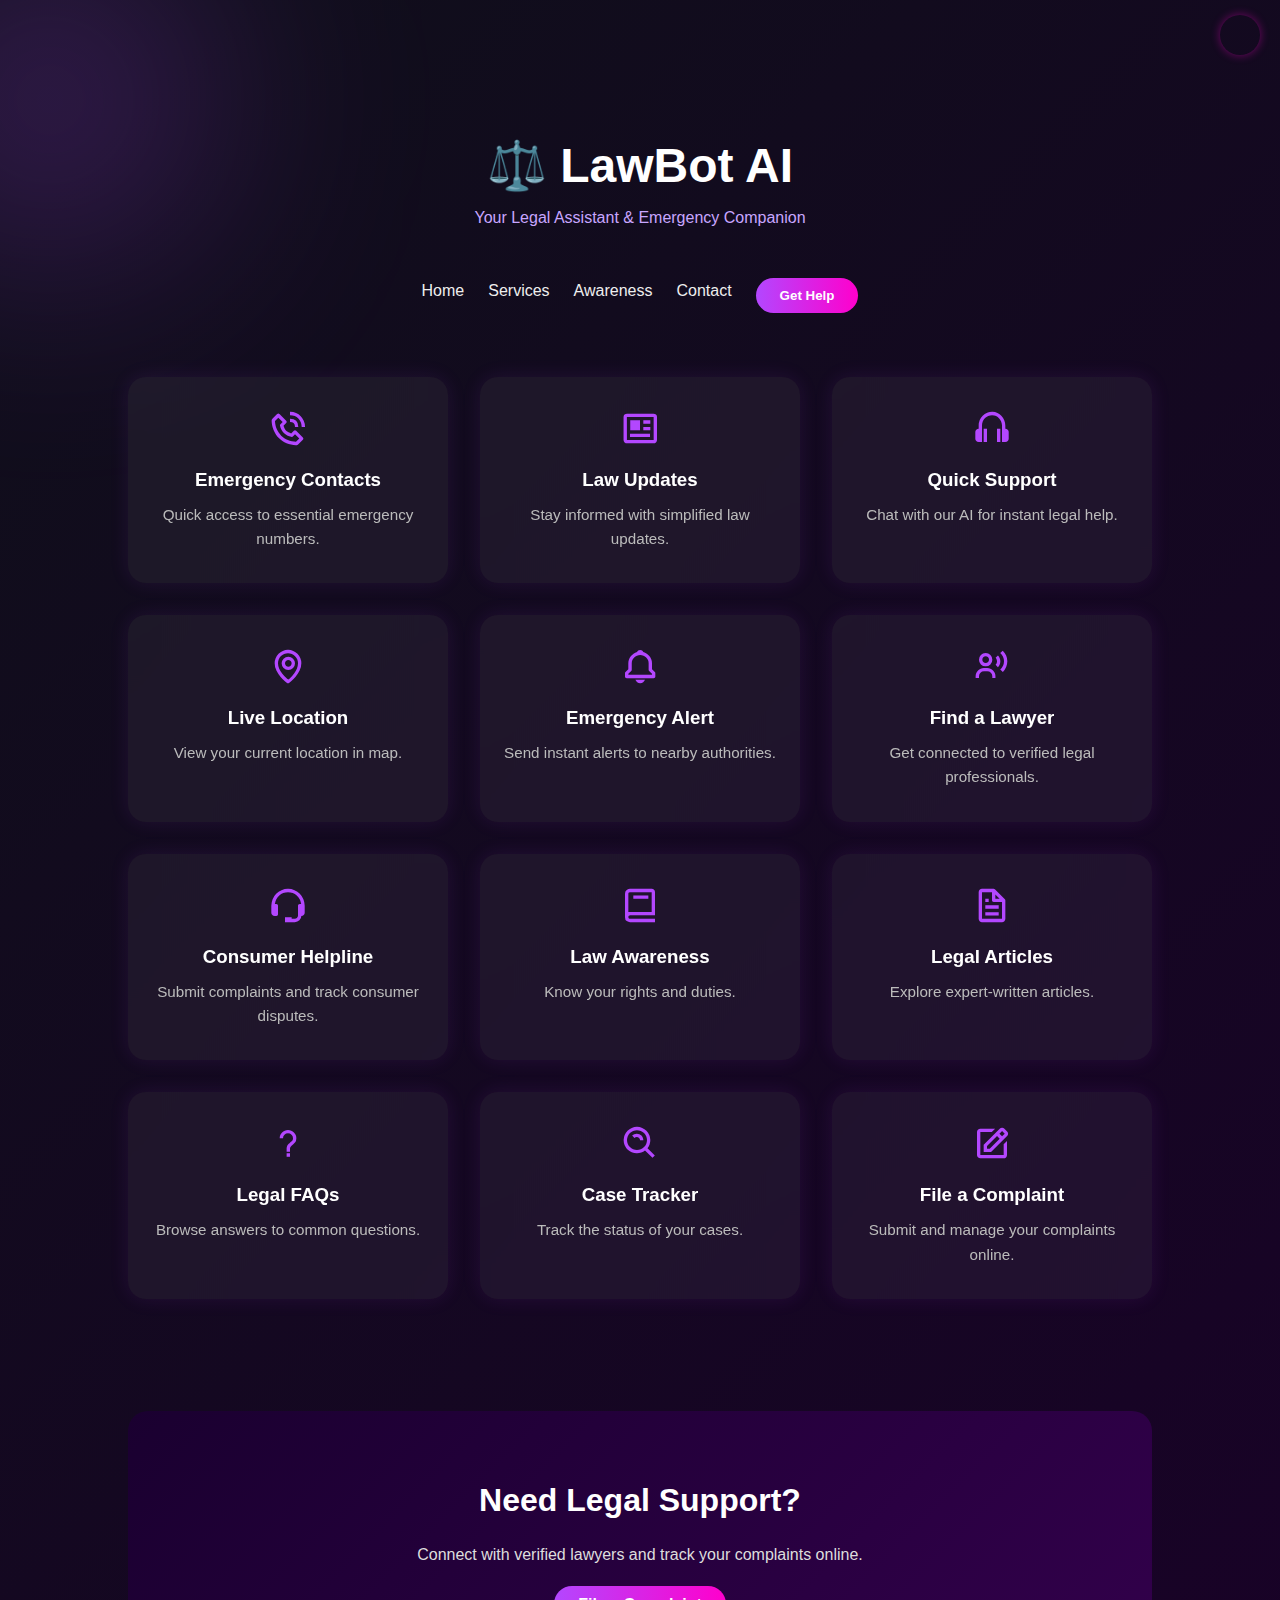
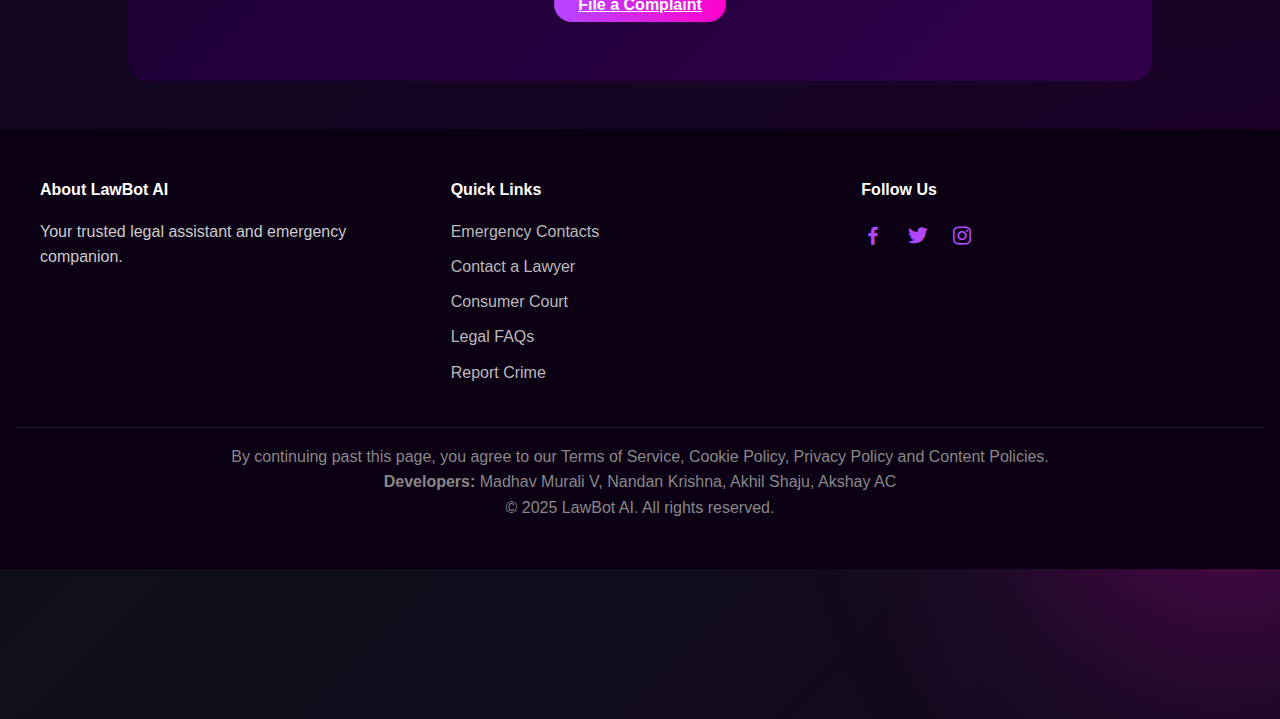
<file: Project main/index.html>
<!DOCTYPE html>
<html lang="en">
<head>
  <meta charset="UTF-8" />
  <meta name="viewport" content="width=device-width, initial-scale=1" />
  <title>LawBot AI</title>
  <link rel="stylesheet" href="styles.css" />
  <link href="https://unpkg.com/boxicons@2.1.4/css/boxicons.min.css" rel="stylesheet">
  <script src="script.js" defer></script>
</head>
<body>

  <!-- ===== HEADER ===== -->
  <header>
    <h1>⚖️ LawBot AI</h1>
    <p>Your Legal Assistant & Emergency Companion</p>
  </header>

  <!-- ===== NAV ===== -->
  <nav>
    <ul>
      <li><a href="#">Home</a></li>
      <li><a href="#">Services</a></li>
      <li><a href="#">Awareness</a></li>
      <li><a href="#">Contact</a></li>
      <li><button class="btn">Get Help</button></li>
    </ul>
  </nav>

  <!-- ===== FEATURE CARDS ===== -->
  <main class="features">
    <a class="feature" href="#" id="emergency-contacts">
      <i class='bx bx-phone-call'></i>
      <h3>Emergency Contacts</h3>
      <p>Quick access to essential emergency numbers.</p>
    </a>

    <div id="contacts-list" class="contacts-list" style="display:none;"></div>

    <a class="feature" href="https://www.livelaw.in/top-stories" target="_blank" rel="noopener">
      <i class='bx bx-news'></i><h3>Law Updates</h3><p>Stay informed with simplified law updates.</p>
    </a>

    <a class="feature" href="chat.html" id="quick-support">
      <i class='bx bx-headphone'></i><h3>Quick Support</h3><p>Chat with our AI for instant legal help.</p>
    </a>

    <a class="feature" href="https://www.google.com/maps" target="_blank" rel="noopener">
      <i class='bx bx-map'></i><h3>Live Location</h3><p>View your current location in map.</p>
    </a>

    <a class="feature" href="#" id="emergency-alert">
      <i class='bx bx-bell'></i><h3>Emergency Alert</h3><p>Send instant alerts to nearby authorities.</p>
    </a>

    <a class="feature" href="https://www.google.com/maps/search/lawyers+near+me/" target="_blank" rel="noopener">
      <i class='bx bx-user-voice'></i><h3>Find a Lawyer</h3><p>Get connected to verified legal professionals.</p>
    </a>

    <a class="feature" href="https://consumerhelpline.gov.in/public/" target="_blank" rel="noopener">
      <i class='bx bx-support'></i><h3>Consumer Helpline</h3><p>Submit complaints and track consumer disputes.</p>
    </a>

    <a class="feature" href="https://lawmin.gov.in/" target="_blank" rel="noopener">
      <i class='bx bx-book'></i><h3>Law Awareness</h3><p>Know your rights and duties.</p>
    </a>

    <a class="feature" href="https://blog.ipleaders.in/" target="_blank" rel="noopener">
      <i class='bx bx-file'></i><h3>Legal Articles</h3><p>Explore expert-written articles.</p>
    </a>

    <a class="feature" href="https://www.leadindia.law/free-legal-advice" target="_blank" rel="noopener">
      <i class='bx bx-question-mark'></i><h3>Legal FAQs</h3><p>Browse answers to common questions.</p>
    </a>

    <a class="feature" href="#" id="case-tracker">
      <i class='bx bx-search-alt'></i><h3>Case Tracker</h3><p>Track the status of your cases.</p>
    </a>

    <a class="feature" href="javascript:void(0)" id="file-complaint">
      <i class='bx bx-edit'></i>
      <h3>File a Complaint</h3>
      <p>Submit and manage your complaints online.</p>
    </a>
  </main>

  <!-- ===== CTA ===== -->
  <section class="cta">
    <h2>Need Legal Support?</h2>
    <p>Connect with verified lawyers and track your complaints online.</p>
    <a class="btn" href="https://consumerhelpline.gov.in/public/" target="_blank" rel="noopener">File a Complaint</a>
  </section>

  <!-- ===== FOOTER ===== -->
  <footer>
    <div class="footer-container">
      <div class="footer-column">
        <h4>About LawBot AI</h4>
        <p>Your trusted legal assistant and emergency companion.</p>
      </div>
      <div class="footer-column">
        <h4>Quick Links</h4>
        <ul>
          <li><a href="#contacts">Emergency Contacts</a></li>
          <li><a href="https://www.google.com/maps/search/lawyers+near+me/" target="_blank" rel="noopener">Contact a Lawyer</a></li>
          <li><a href="https://consumerhelpline.gov.in/public/" target="_blank" rel="noopener">Consumer Court</a></li>
          <li><a href="#">Legal FAQs</a></li>
          <li><a href="#">Report Crime</a></li>
        </ul>
      </div>
      <div class="footer-column social-column">
        <h4>Follow Us</h4>
        <div class="social-icons">
          <a href="#"><i class='bx bxl-facebook'></i></a>
          <a href="#"><i class='bx bxl-twitter'></i></a>
          <a href="#"><i class='bx bxl-instagram'></i></a>
        </div>
      </div>
    </div>
    <div class="footer-bottom">
      <p>By continuing past this page, you agree to our Terms of Service, Cookie Policy, Privacy Policy and Content Policies.</p>
      <p><strong>Developers:</strong> Madhav Murali V, Nandan Krishna, Akhil Shaju, Akshay AC</p>
      <p>© 2025 LawBot AI. All rights reserved.</p>
    </div>
  </footer>

  <!-- ===== FILE A COMPLAINT MODAL ===== -->
  <div id="complaintModal" class="modal" aria-hidden="true">
    <div class="modal-content" role="dialog" aria-modal="true" aria-labelledby="modal-title">
      <button class="modal-close" id="close-complaint" aria-label="Close modal">&times;</button>
      <h2 id="modal-title">Choose a Portal / State</h2>
      <ul id="state-list" class="state-list"></ul>
    </div>
  </div>

  <!-- Floating Sign Out Button -->
  <!-- Profile Avatar + Dropdown -->
<button id="profile-btn"></button>
<div id="profile-menu">
  <ul>
    <li id="signout-option">Sign Out</li>
  </ul>
</div>


</body>
</html>
</file>
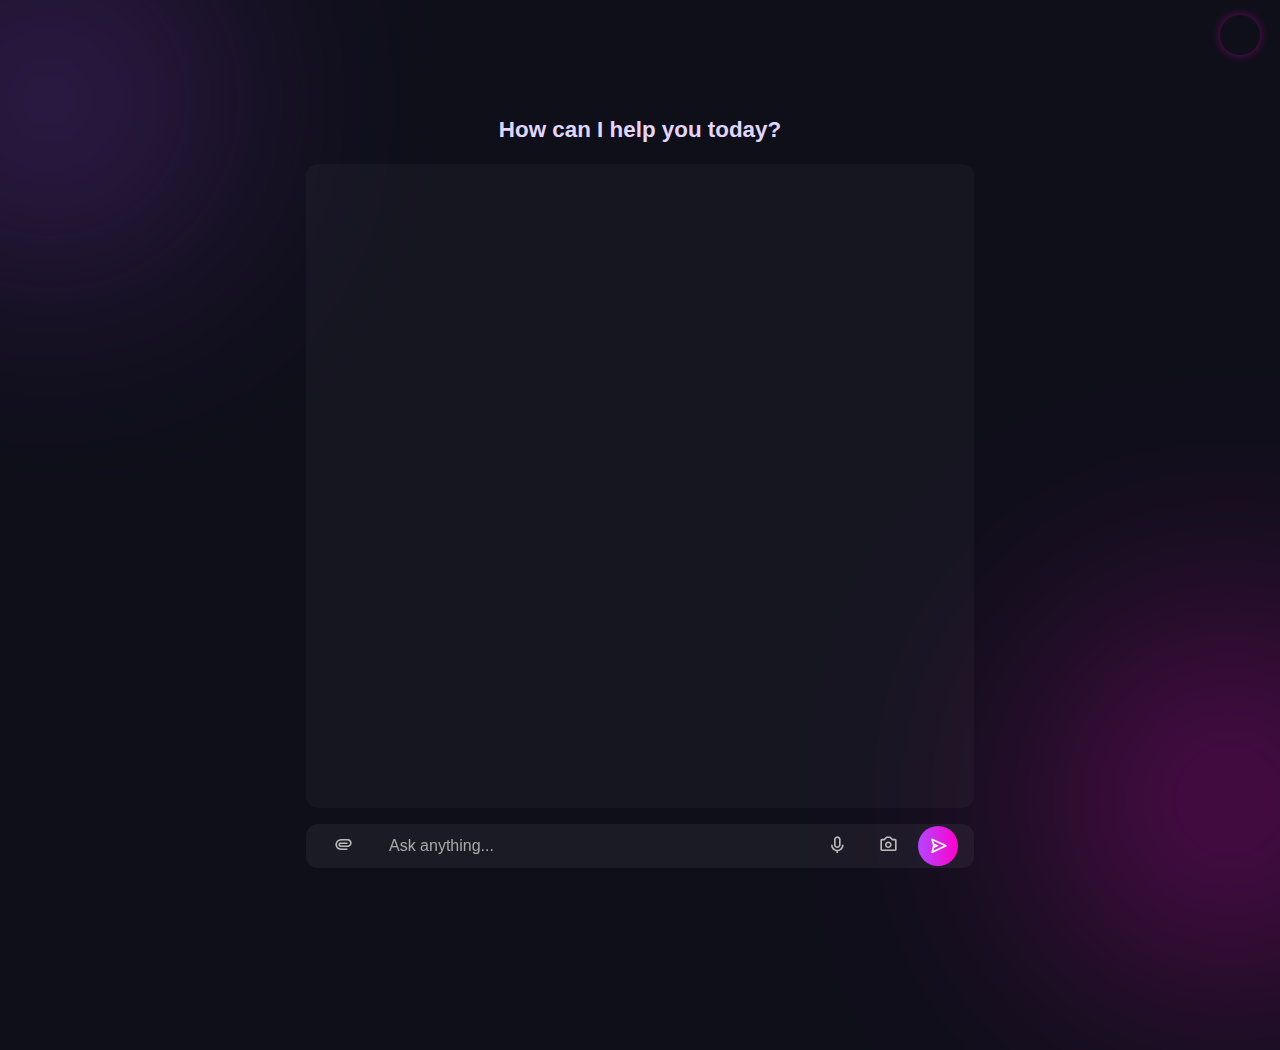
<file: Project main/chat.html>
<!DOCTYPE html>
<html lang="en">
<head>
  <meta charset="UTF-8" />
  <meta name="viewport" content="width=device-width, initial-scale=1" />
  <title>LawBot AI – Chat</title>
  <link rel="stylesheet" href="styles.css" />
  <link rel="stylesheet" href="chat.css" />
  <link href="https://unpkg.com/boxicons@2.1.4/css/boxicons.min.css" rel="stylesheet">
  <script src="script.js" defer></script>
</head>
<body>

  <!-- Profile Avatar + Dropdown -->
  <button id="profile-btn"></button>
  <div id="profile-menu">
    <ul>
      <li id="signout-option">Sign Out</li>
    </ul>
  </div>

  <!-- ===== MAIN CHAT SCREEN ===== -->
  <div class="chat-screen">
    <h2>How can I help you today?</h2>

    <!-- Chat Messages -->
    <div id="chat-box"></div>

    <!-- Input Bar -->
    <!-- Input Bar -->
<form id="prompt-form" autocomplete="off" class="center-input">
  <!-- Attach File -->
  <button type="button" class="icon-button" title="Attach file">
    <i class='bx bx-paperclip'></i>
  </button>

  <!-- Text Input -->
  <input type="text" id="prompt-input" placeholder="Ask anything..." required />

  <!-- Mic -->
  <button type="button" class="icon-button" title="Record voice">
    <i class='bx bx-microphone'></i>
  </button>

  <!-- Camera -->
  <button type="button" class="icon-button" title="Open camera">
    <i class='bx bx-camera'></i>
  </button>

  <!-- Send -->
  <button type="submit" id="send-button"><i class='bx bx-send'></i></button>
</form>


  <!-- Chat Logic -->
  <script>
    document.addEventListener("DOMContentLoaded", () => {
      const form = document.getElementById("prompt-form");
      const input = document.getElementById("prompt-input");
      const chatBox = document.getElementById("chat-box");

      function appendMessage(sender, text) {
        const msg = document.createElement("div");
        msg.className = sender === "user" ? "user-msg" : "bot-msg";
        msg.innerText = text;
        chatBox.appendChild(msg);
        chatBox.scrollTop = chatBox.scrollHeight; // auto scroll
      }

      form.addEventListener("submit", async (e) => {
        e.preventDefault();
        const userMsg = input.value.trim();
        if (!userMsg) return;

        // Show user message
        appendMessage("user", userMsg);
        input.value = "";

        try {
          const res = await fetch("http://127.0.0.1:5000/chat", {
            method: "POST",
            headers: { "Content-Type": "application/json" },
            body: JSON.stringify({ message: userMsg }),
          });

          const data = await res.json();
          if (data.reply) {
            appendMessage("bot", data.reply);
          } else {
            appendMessage("bot", "⚠️ Error: " + (data.error || "No reply"));
          }
        } catch (err) {
          appendMessage("bot", "⚠️ Failed to reach server.");
          console.error(err);
        }
      });
    });
  </script>

</body>
</html>
</file>
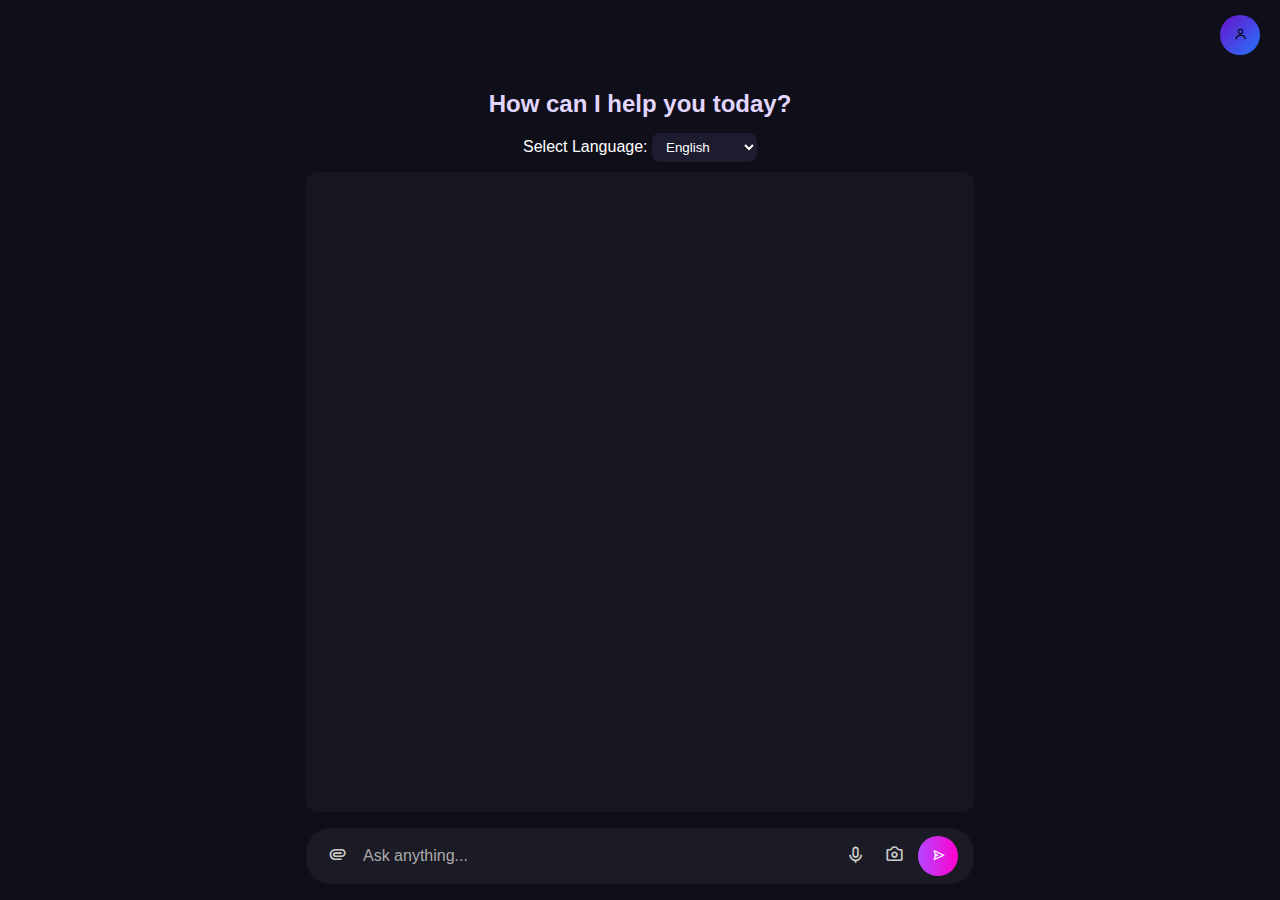
<file: Project main/chatbot.html>
<!DOCTYPE html>
<html lang="en">
<head>
<meta charset="UTF-8">
<meta name="viewport" content="width=device-width, initial-scale=1.0">
<title>LawBot AI – Chat</title>

<link href="https://unpkg.com/boxicons@2.1.4/css/boxicons.min.css" rel="stylesheet">

<style>

/* ===== Base Layout ===== */

body{
margin:0;
font-family:'Segoe UI',sans-serif;
background:#0f0f1a;
color:#fff;
height:100vh;
display:flex;
flex-direction:column;
}

/* ===== Top Bar ===== */

.top-bar{
position:absolute;
top:15px;
right:20px;
}

#profile-btn{
width:40px;
height:40px;
border-radius:50%;
background:linear-gradient(135deg,#6a11cb,#2575fc);
border:none;
cursor:pointer;
}

/* Dropdown */

#profile-menu{
display:none;
position:absolute;
right:0;
top:50px;
background:#1c1c2e;
border-radius:8px;
overflow:hidden;
box-shadow:0 4px 12px rgba(0,0,0,0.4);
}

#profile-menu ul{
list-style:none;
margin:0;
padding:0;
}

#profile-menu li{
padding:10px 18px;
cursor:pointer;
}

#profile-menu li:hover{
background:#2a2a40;
}

/* ===== Main Chat Container ===== */

.chat-screen{
width:100%;
max-width:700px;
margin:auto;
display:flex;
flex-direction:column;
height:100vh;
padding:70px 1rem 1rem;
box-sizing:border-box;
}

/* Greeting */

.chat-screen h2{
text-align:center;
margin-bottom:15px;
color:#e2d6ff;
}

/* Language */

.language-select{
text-align:center;
margin-bottom:10px;
}

.language-select select{
padding:6px 10px;
border-radius:8px;
border:none;
background:#1c1c2e;
color:white;
}

/* ===== Chat Messages ===== */

#chat-box{
flex:1;
display:flex;
flex-direction:column;
gap:12px;
overflow-y:auto;
padding:1rem;
background:rgba(255,255,255,0.03);
border-radius:12px;
margin-bottom:1rem;
}

#chat-box::-webkit-scrollbar{
width:6px;
}

#chat-box::-webkit-scrollbar-thumb{
background:#666;
border-radius:6px;
}

/* Messages */

.user-msg,.bot-msg{
max-width:75%;
padding:10px 14px;
border-radius:18px;
font-size:0.95rem;
line-height:1.4;
animation:fadeSlideIn .3s ease forwards;
}

.user-msg{
align-self:flex-end;
background:linear-gradient(135deg,#6a11cb,#2575fc);
border-bottom-right-radius:4px;
}

.bot-msg{
align-self:flex-start;
background:rgba(255,255,255,0.1);
border-bottom-left-radius:4px;
}

/* ===== Input Section ===== */

form.center-input{
display:flex;
align-items:center;
gap:.5rem;
background:rgba(255,255,255,0.05);
border-radius:25px;
padding:.5rem 1rem;
}

/* Input */

#prompt-input{
flex:1;
border:none;
outline:none;
background:transparent;
color:#fff;
font-size:1rem;
}

#prompt-input::placeholder{
color:#aaa;
}

/* Icons */

.icon-button{
background:none;
border:none;
color:#ccc;
font-size:1.2rem;
cursor:pointer;
}

/* Send */

#send-button{
background:linear-gradient(90deg,#b347ff,#ff00cc);
border:none;
color:#fff;
border-radius:50%;
width:40px;
height:40px;
display:flex;
justify-content:center;
align-items:center;
cursor:pointer;
}

#send-button:hover{
transform:scale(1.1);
box-shadow:0 0 12px rgba(255,0,204,.5);
}

/* ===== Typing Animation ===== */
/* Typing indicator bubble */
.typing {
  display: inline-flex;
  align-items: center;
  gap: 4px;
  padding: 8px 14px;
  background: rgba(255,255,255,0.08);
  border-radius: 18px;
  width: fit-content;
  max-width: fit-content;
  align-self: flex-start;
}
.dot{
width:6px;
height:6px;
background:#ccc;
border-radius:50%;
animation:blink 1.4s infinite both;
}

.dot:nth-child(2){animation-delay:.2s}
.dot:nth-child(3){animation-delay:.4s}

@keyframes blink{
0%,80%,100%{opacity:.3}
40%{opacity:1}
}

@keyframes fadeSlideIn{
from{opacity:0;transform:translateY(10px)}
to{opacity:1;transform:translateY(0)}
}

</style>
</head>

<body>

<!-- Profile / Logout -->

<div class="top-bar">
<button id="profile-btn"><i class='bx bx-user'></i></button>

<div id="profile-menu">
<ul>
<li id="signout-option">Sign Out</li>
</ul>
</div>
</div>

<div class="chat-screen">

<h2>How can I help you today?</h2>

<div class="language-select">
<label>Select Language:</label>
<select id="language">
<option value="English">English</option>
<option value="Hindi">Hindi</option>
<option value="Malayalam">Malayalam</option>
<option value="Tamil">Tamil</option>
<option value="Telugu">Telugu</option>
<option value="Kannada">Kannada</option>
<option value="Marathi">Marathi</option>
<option value="Gujarati">Gujarati</option>
<option value="Punjabi">Punjabi</option>
<option value="Bengali">Bengali</option>
<option value="Urdu">Urdu</option>
</select>
</div>

<div id="chat-box"></div>

<form id="prompt-form" class="center-input">

<button type="button" class="icon-button">
<i class='bx bx-paperclip'></i>
</button>

<input type="text" id="prompt-input" placeholder="Ask anything..." required>

<button type="button" class="icon-button">
<i class='bx bx-microphone'></i>
</button>

<button type="button" class="icon-button">
<i class='bx bx-camera'></i>
</button>

<button type="submit" id="send-button">
<i class='bx bx-send'></i>
</button>

</form>

</div>

<script>

const profileBtn=document.getElementById("profile-btn");
const profileMenu=document.getElementById("profile-menu");

profileBtn.onclick=()=>{
profileMenu.style.display=
profileMenu.style.display==="block"?"none":"block";
};

document.addEventListener("click",(e)=>{
if(!profileBtn.contains(e.target) && !profileMenu.contains(e.target)){
profileMenu.style.display="none";
}
});

document.addEventListener("DOMContentLoaded",()=>{

const form=document.getElementById("prompt-form");
const input=document.getElementById("prompt-input");
const chatBox=document.getElementById("chat-box");
const language=document.getElementById("language");

function appendMessage(sender,text){

const msg=document.createElement("div");
msg.className=sender==="user"?"user-msg":"bot-msg";
msg.innerText=text;

chatBox.appendChild(msg);
chatBox.scrollTop=chatBox.scrollHeight;

}

function showTyping(){

const typing=document.createElement("div");
typing.className="typing";
typing.id="typing-indicator";

typing.innerHTML=`
<div class="dot"></div>
<div class="dot"></div>
<div class="dot"></div>
`;

chatBox.appendChild(typing);

}

function removeTyping(){

const typing=document.getElementById("typing-indicator");
if(typing) typing.remove();

}

form.addEventListener("submit",async(e)=>{

e.preventDefault();

const userMsg=input.value.trim();
if(!userMsg) return;

appendMessage("user",userMsg);
input.value="";

showTyping();

try{

const res=await fetch("http://127.0.0.1:5000/chat",{

method:"POST",
headers:{"Content-Type":"application/json"},
body:JSON.stringify({

message:userMsg,
language:language.value

})

});

const data=await res.json();

removeTyping();

appendMessage("bot",data.response||data.reply||"No response from server.");

}catch(err){

removeTyping();
appendMessage("bot","⚠️ Failed to reach server.");

}

});

});

</script>

</body>
</html>
</file>
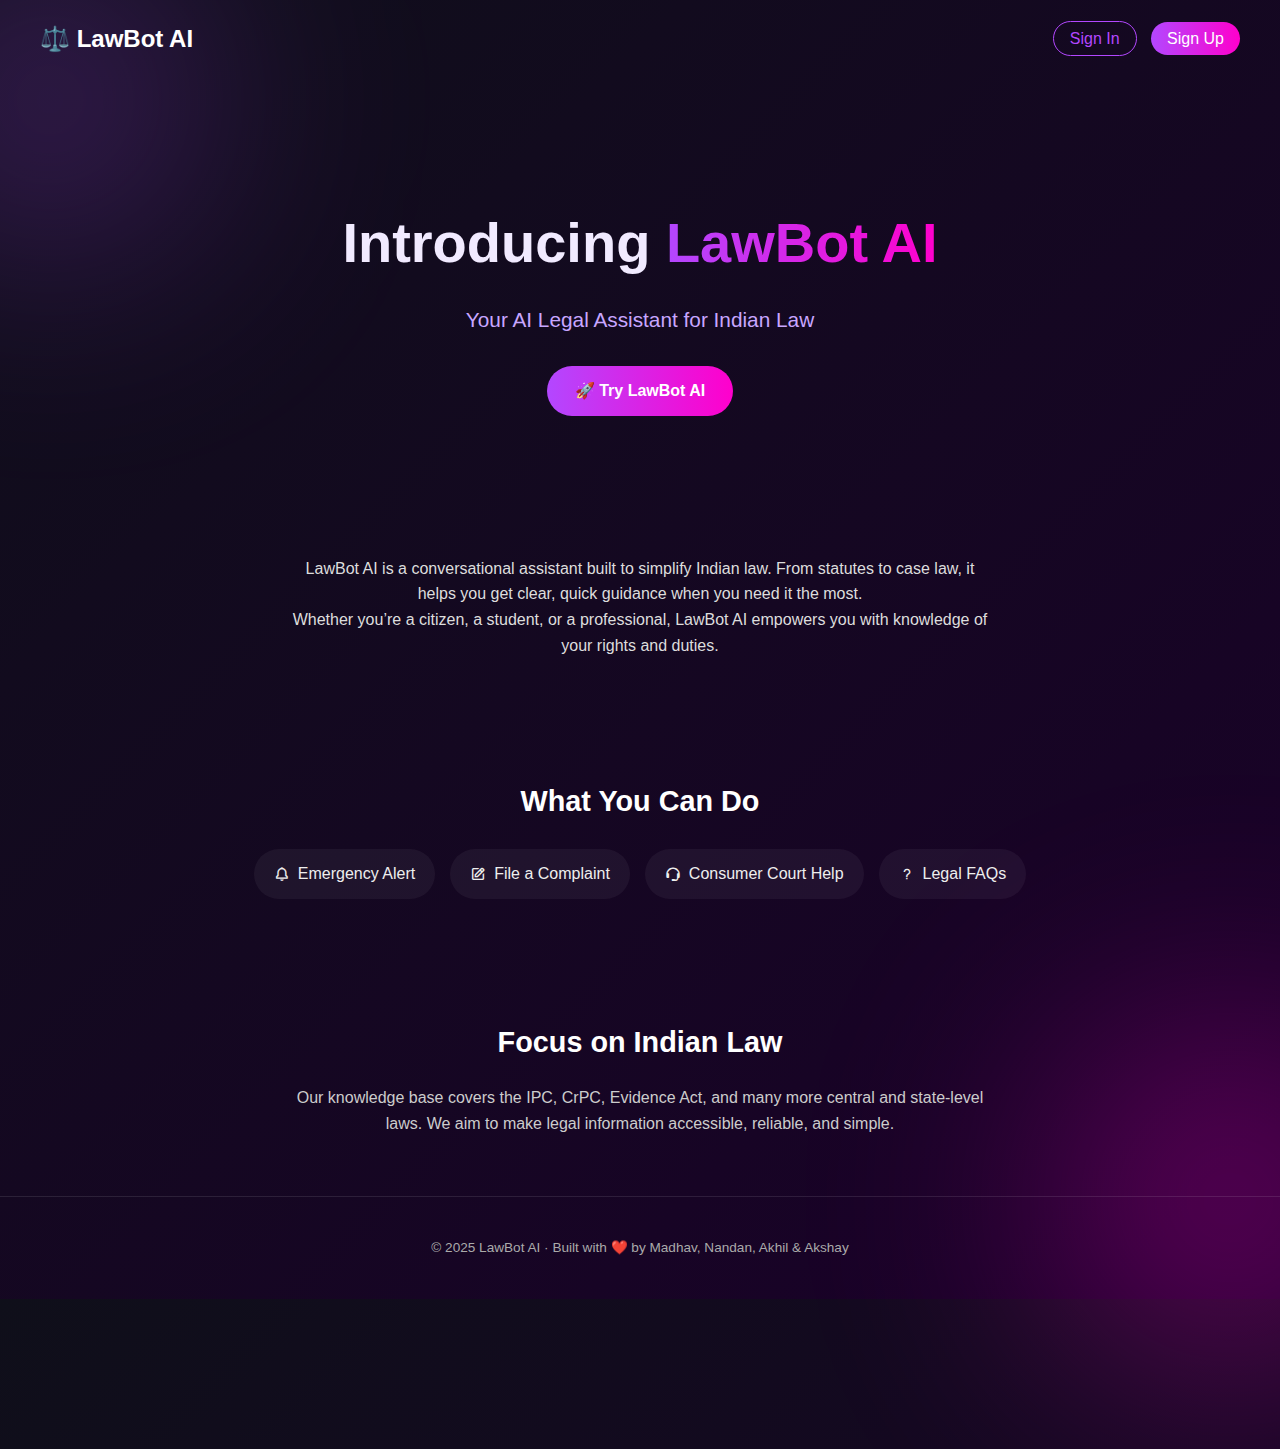
<file: Project main/landing.html>
<!DOCTYPE html>
<html lang="en">
<head>
  <meta charset="UTF-8" />
  <meta name="viewport" content="width=device-width, initial-scale=1.0" />
  <title>LawBot AI - Landing</title>
  <link rel="stylesheet" href="landing.css" />
  <link href="https://unpkg.com/boxicons@2.1.4/css/boxicons.min.css" rel="stylesheet" />
</head>
<body>
  <!-- ===== HEADER ===== -->
  <header>
    <div class="logo">⚖️ LawBot AI</div>
    <div class="auth-links">
      <a href="signin.html" class="log-in-link">Sign In</a>
      <a href="signup.html" class="sign-up-link">Sign Up</a>
    </div>
  </header>

  <!-- ===== HERO ===== -->
  <main>
    <section class="hero-section">
      <h1>Introducing <span>LawBot AI</span></h1>
      <p class="tagline">Your AI Legal Assistant for Indian Law</p>
      <div class="cta-buttons">
        <a href="signin.html" class="cta-primary">🚀 Try LawBot AI</a>
      </div>
    </section>

    <!-- ===== INFO ===== -->
    <section class="info-section">
      <div class="info-text">
        <p>
          LawBot AI is a conversational assistant built to simplify Indian law.
          From statutes to case law, it helps you get clear, quick guidance when
          you need it the most.
        </p>
        <p>
          Whether you’re a citizen, a student, or a professional, LawBot AI
          empowers you with knowledge of your rights and duties.
        </p>
      </div>
    </section>

    <!-- ===== SAMPLES ===== -->
    <section class="samples-section">
      <h2>What You Can Do</h2>
      <div class="samples-grid">
        <div class="sample-item"><i class="bx bx-bell"></i> Emergency Alert</div>
        <div class="sample-item"><i class="bx bx-edit"></i> File a Complaint</div>
        <div class="sample-item"><i class="bx bx-support"></i> Consumer Court Help</div>
        <div class="sample-item"><i class="bx bx-question-mark"></i> Legal FAQs</div>
      </div>
    </section>

    <!-- ===== LEGAL FOCUS ===== -->
    <section class="legal-focus-section">
      <h2>Focus on Indian Law</h2>
      <div class="legal-text">
        <p>
          Our knowledge base covers the IPC, CrPC, Evidence Act, and many more
          central and state-level laws. We aim to make legal information
          accessible, reliable, and simple.
        </p>
      </div>
    </section>
  </main>

  <!-- ===== FOOTER ===== -->
  <footer>
    <p>
      © 2025 LawBot AI · Built with ❤️ by Madhav, Nandan, Akhil & Akshay
    </p>
  </footer>
</body>
</html>
</file>
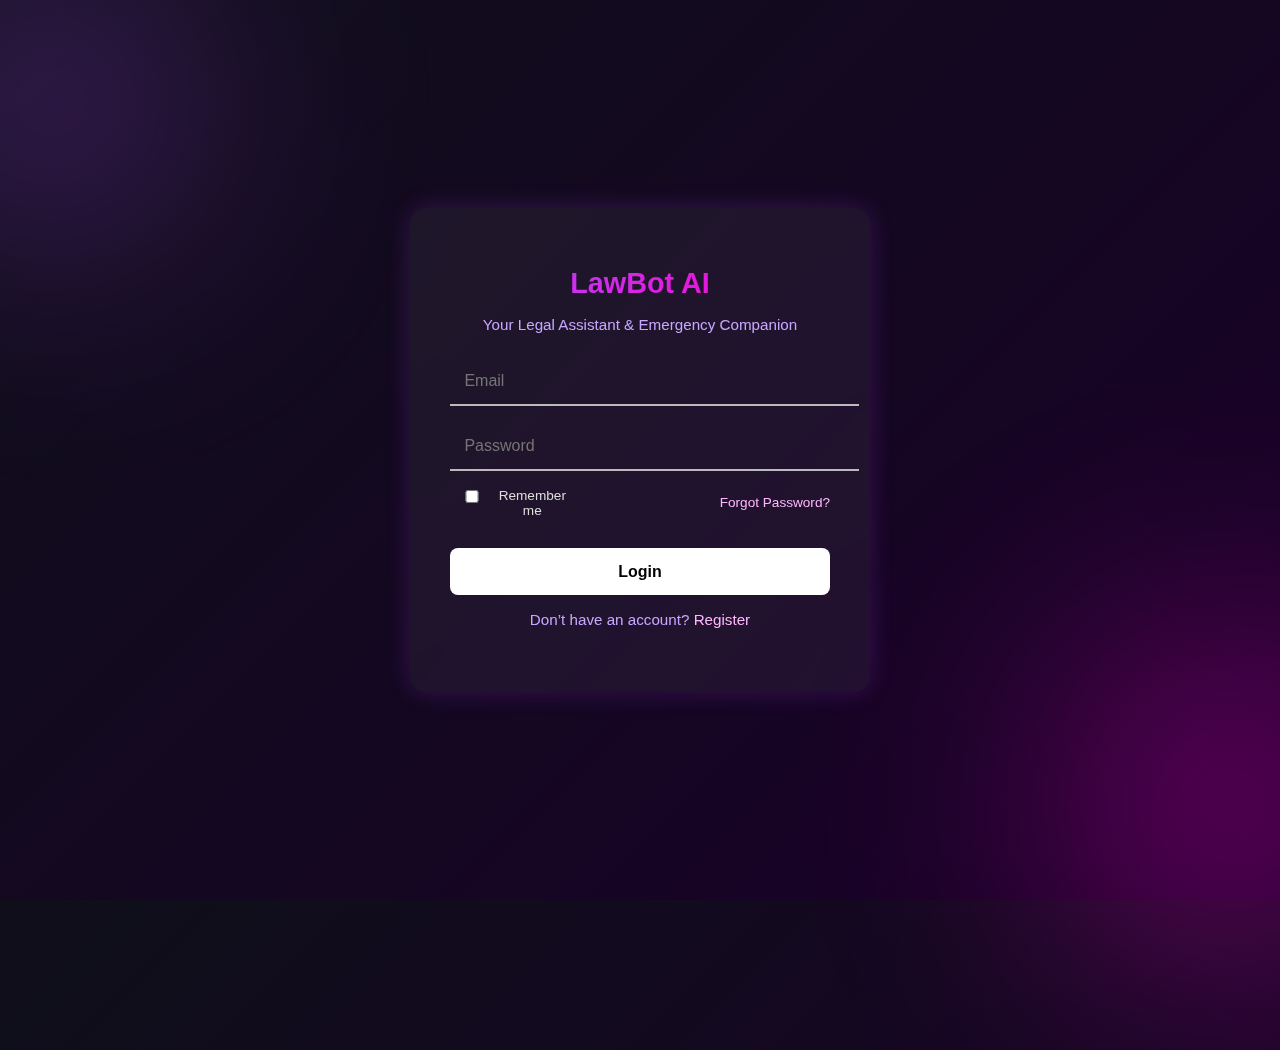
<file: Project main/signin.html>
<!DOCTYPE html>
<html lang="en">
<head>
  <meta charset="UTF-8">
  <meta name="viewport" content="width=device-width, initial-scale=1.0">
  <title>LawBot AI - Login</title>
  <link rel="stylesheet" href="auth.css">
</head>
<body>
  <div class="auth-container">
    <h1>LawBot AI</h1>
    <p>Your Legal Assistant & Emergency Companion</p>
    
    <form id="login-form">
      <!-- 🔹 Use "email" instead of username -->
      <input type="email" placeholder="Email" required />
      <input type="password" placeholder="Password" required />
      
      <div class="options">
        <label>
          <input type="checkbox"> Remember me
        </label>
        <a href="#">Forgot Password?</a>
      </div>

      <button type="submit">Login</button>
    </form>
    
    <p class="switch">Don’t have an account? <a href="signup.html">Register</a></p>
  </div>

  <!-- 🔽 Backend connection script -->
  <script>
    document.getElementById("login-form").addEventListener("submit", async function(e){
      e.preventDefault();

      const data = {
        email: e.target[0].value,   // 🔹 Changed to email
        password: e.target[1].value
      };

      try {
        const res = await fetch("http://127.0.0.1:5000/login", {
          method: "POST",
          headers: { "Content-Type": "application/json" },
          body: JSON.stringify(data)
        });

        const result = await res.json();

        if (res.ok) {
          window.location.replace("bruh.html");  // redirect after login
        } else {
          alert("❌ " + (result.error || "Login failed"));
        }
      } catch (err) {
        alert("⚠️ Could not connect to server. Make sure app.py is running.");
      }
    });
  </script>
</body>
</html>
</file>
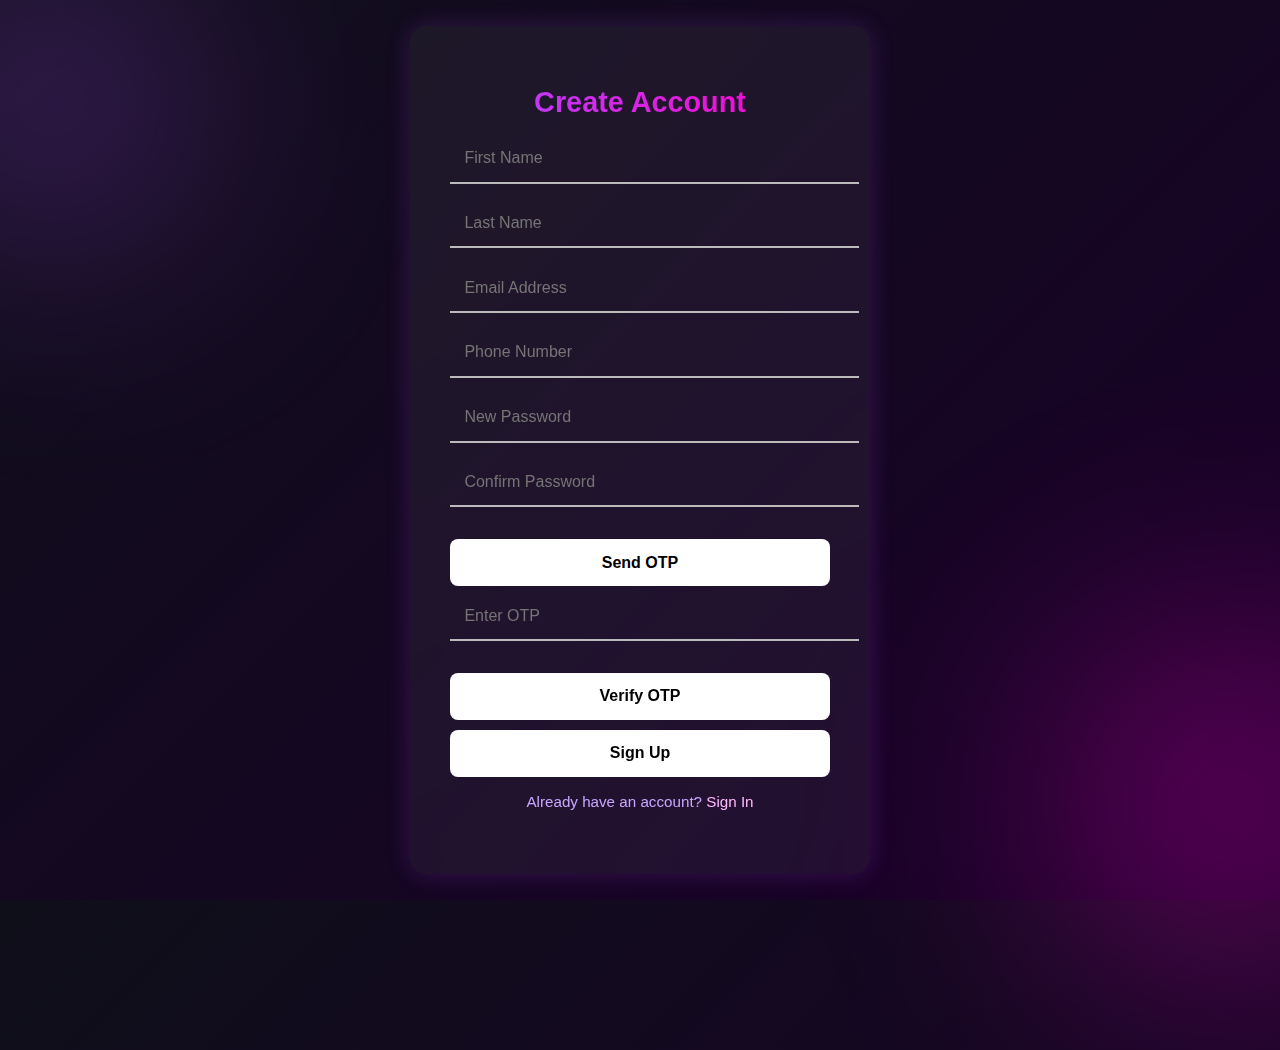
<file: Project main/signup.html>
<!DOCTYPE html>
<html lang="en">
<head>
  <meta charset="UTF-8">
  <meta name="viewport" content="width=device-width, initial-scale=1.0">
  <title>LawBot AI - Sign Up</title>
  <link rel="stylesheet" href="auth.css">
</head>
<body>
  <div class="auth-container">
    <h1>Create Account</h1>
    <form id="signup-form">
      <input type="text" id="first_name" placeholder="First Name" required />
      <input type="text" id="last_name" placeholder="Last Name" required />
      <input type="email" id="email" placeholder="Email Address" required />
      <input type="tel" id="phone" placeholder="Phone Number" pattern="[0-9]{10}" required />
      <input type="password" id="password" placeholder="New Password" required />
      <input type="password" id="confirm_password" placeholder="Confirm Password" required />

      <!-- Password error message -->
      <p id="password-message" style="font-size:14px;margin:6px 0;"></p>

      <!-- OTP Section -->
      <div class="otp-section">
        <button type="button" id="send-otp">Send OTP</button>

        <!-- OTP message will appear here -->
        <p id="otp-message" style="font-size:14px;margin:6px 0;"></p>

        <input type="text" id="otp" placeholder="Enter OTP" />

        <!-- Verify OTP message -->
        <p id="verify-message" style="font-size:14px;margin:6px 0;"></p>

        <button type="button" id="verify-otp">Verify OTP</button>
      </div>

      <button type="submit" id="signup-btn" disabled >Sign Up</button>
    </form>
    <p class="switch">Already have an account? <a href="signin.html">Sign In</a></p>
  </div>

  <script>
    let otpVerified = false;

    // Handle Send OTP
    document.getElementById("send-otp").addEventListener("click", async () => {
      const email = document.getElementById("email").value;
      if (!email) {
        alert("Please enter email first.");
        return;
      }

      try {
        const res = await fetch("http://127.0.0.1:5000/send-otp", {
          method: "POST",
          headers: { "Content-Type": "application/json" },
          body: JSON.stringify({ email })
        });

        const result = await res.json();
        const msg = document.getElementById("otp-message");

        if (res.ok) {
          msg.innerText = "OTP sent successfully";
          msg.style.color = "#00ff9d";
        } else {
          msg.innerText = result.error || "Failed to send OTP";
          msg.style.color = "red";
        }
      } catch (err) {
        const msg = document.getElementById("otp-message");
        msg.innerText = "⚠️ Could not connect to server";
        msg.style.color = "red";
      }
    });

    // Handle Verify OTP
    document.getElementById("verify-otp").addEventListener("click", async () => {
        // remove OTP sent message
      document.getElementById("otp-message").innerText = "";
      const email = document.getElementById("email").value;
      const otp = document.getElementById("otp").value;

      const msg = document.getElementById("verify-message");

      if (!otp) {
        msg.innerText = "Enter the OTP";
        msg.style.color = "red";
        return;
      }

      msg.innerText = "";

      try {
        const res = await fetch("http://127.0.0.1:5000/verify-otp", {
          method: "POST",
          headers: { "Content-Type": "application/json" },
          body: JSON.stringify({ email, otp })
        });

        const result = await res.json();
        const msg = document.getElementById("verify-message");

        if (res.ok) {
          otpVerified = true;
          msg.innerText = " OTP verified";
          msg.style.color = "#00ff9d";
          document.getElementById("signup-btn").disabled = false;
        } else {
          msg.innerText = result.error || "Invalid OTP";
          msg.style.color = "red";
        }
      } catch (err) {
        const msg = document.getElementById("verify-message");
        msg.innerText = "⚠️ Could not connect to server";
        msg.style.color = "red";
      }
    });

    // Handle Signup
    document.getElementById("signup-form").addEventListener("submit", async function(e){
      e.preventDefault();

      if (!otpVerified) {
        alert("❌ Please verify OTP before signing up.");
        return;
      }

      const password = document.getElementById("password").value;
      const confirmPassword = document.getElementById("confirm_password").value;

      const passMsg = document.getElementById("password-message");

      if (password !== confirmPassword) {
        passMsg.innerText = "Passwords do not match";
        passMsg.style.color = "red";
        return;
      } else {
        passMsg.innerText = "";
      }

      const data = {
        first_name: document.getElementById("first_name").value,
        last_name: document.getElementById("last_name").value,
        email: document.getElementById("email").value,
        phone: document.getElementById("phone").value,
        password: document.getElementById("password").value
      };

      try {
        const res = await fetch("http://127.0.0.1:5000/signup", {
          method: "POST",
          headers: { "Content-Type": "application/json" },
          body: JSON.stringify(data)
        });

        const result = await res.json();
        if (res.ok) {
          window.location.replace("signin.html");
        } else {
          alert("❌ " + (result.error || "Registration failed"));
        }

      } catch (err) {
        alert("⚠️ Could not connect to server. Make sure app.py is running.");
      }
    });
  </script>
</body>
</html>
</file>
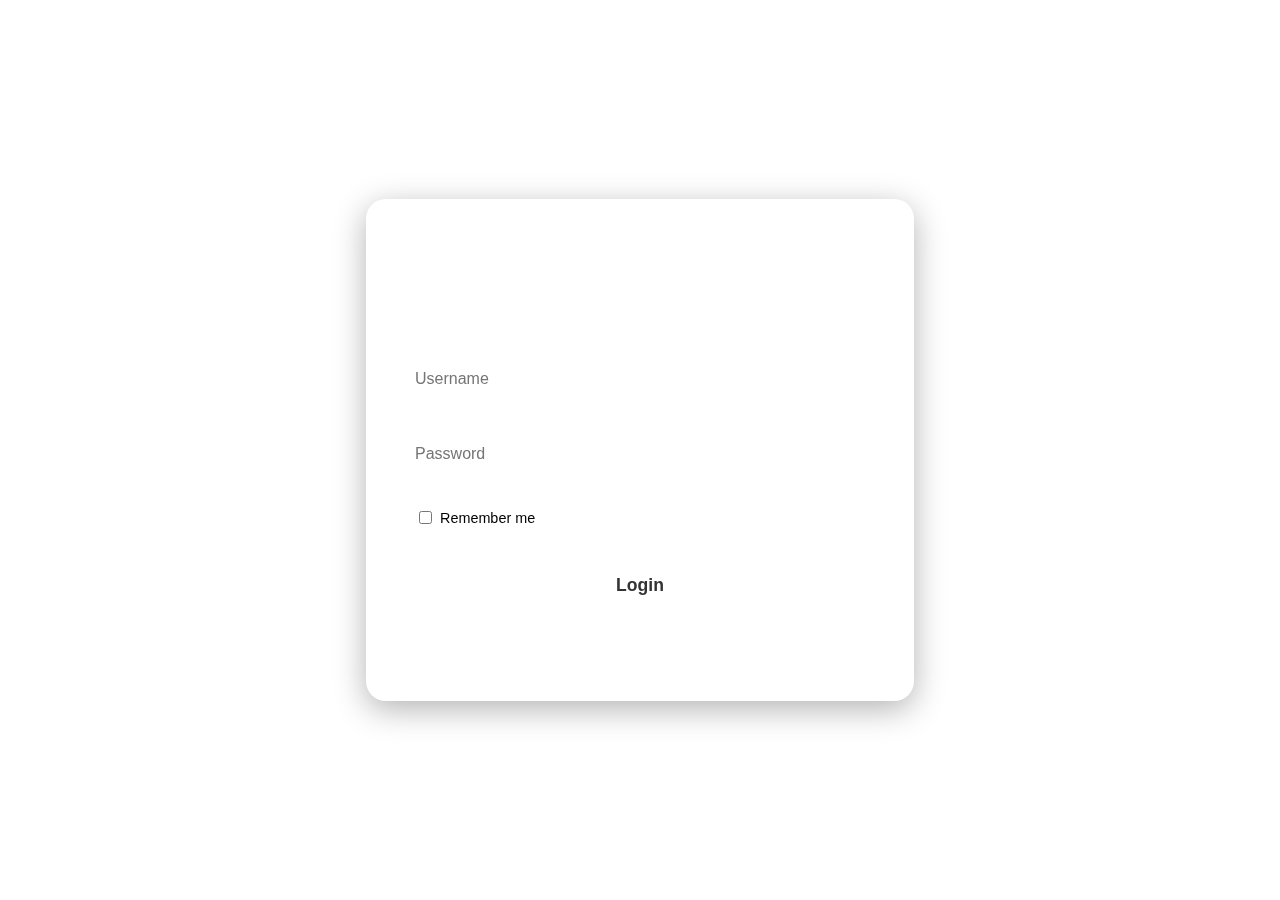
<file: Project main/temp.html>
<!DOCTYPE html>
<html lang="en">
<head>
    <meta charset="UTF-8">
    <meta name="viewport" content="width=device-width, initial-scale=1.0">
    <title>Login Page</title>
    <style>
        body {
            font-family: 'Segoe UI', sans-serif;
            background: url("https://i.imgur.com/uR1m6f9.png") no-repeat center center fixed;
            background-size: cover;
            display: flex;
            justify-content: center;
            align-items: center;
            height: 100vh;
            margin: 0;
            overflow: hidden;
        }

        .login-container {
            background: rgba(255, 255, 255, 0.15);
            backdrop-filter: blur(15px);
            padding: 3rem;
            border-radius: 20px;
            width: 100%;
            max-width: 450px;
            text-align: center;
            box-shadow: 0 8px 32px 0 rgba(0, 0, 0, 0.3);
            border: 1px solid rgba(255, 255, 255, 0.2);
        }

        .login-container h2 {
            font-size: 2.5rem;
            color: #fff;
            margin-bottom: 2rem;
            font-weight: 300;
        }

        .input-group {
            position: relative;
            margin-bottom: 2rem;
        }

        .input-group input {
            width: 100%;
            padding: 0.75rem 0;
            border: none;
            background: transparent;
            color: #fff;
            border-bottom: 1px solid rgba(255, 255, 255, 0.5);
            font-size: 1rem;
            outline: none;
            transition: border-color 0.3s;
        }

        .input-group input:focus {
            border-bottom-color: #fff;
        }
        
        .options-group {
            display: flex;
            justify-content: space-between;
            align-items: center;
            margin-bottom: 2rem;
            font-size: 0.9rem;
        }

        .remember-me {
            display: flex;
            align-items: center;
        }

        .remember-me input[type="checkbox"] {
            margin-right: 8px;
            accent-color: #fff;
        }
        
        .options-group a {
            color: #fff;
            text-decoration: none;
        }

        .options-group a:hover {
            text-decoration: underline;
        }

        .login-button {
            width: 100%;
            padding: 1rem;
            border: none;
            border-radius: 12px;
            background-color: #fff;
            color: #333;
            font-size: 1.1rem;
            font-weight: 600;
            cursor: pointer;
            transition: 0.3s;
        }

        .login-button:hover {
            transform: translateY(-2px);
            box-shadow: 0 4px 15px rgba(0, 0, 0, 0.2);
        }
        
        .register-text {
            margin-top: 1.5rem;
            font-size: 0.9rem;
            color: rgba(255, 255, 255, 0.7);
        }

        .register-text a {
            color: #fff;
            text-decoration: none;
            font-weight: 500;
        }
    </style>
</head>
<body>

    <div class="login-container">
        <h2>login</h2>
        <form>
            <div class="input-group">
                <input type="text" placeholder="Username" required>
            </div>
            <div class="input-group">
                <input type="password" placeholder="Password" required>
            </div>
            <div class="options-group">
                <label class="remember-me">
                    <input type="checkbox"> Remember me
                </label>
                <a href="#">Forgot Password?</a>
            </div>
            <button type="submit" class="login-button">Login</button>
            <div class="register-text">
                Don't have an account? <a href="#">Register</a>
            </div>
        </form>
    </div>

</body>
</html>
</file>
<file: Project main/chat.css>
/* ===== Chat Box ===== */
body {
  margin: 0;
  font-family: 'Segoe UI', sans-serif;
  background: #0f0f1a;
  color: #fff;
  height: 100vh;
  display: flex;
  flex-direction: column;
  justify-content: center;
  align-items: center;
}

/* Main container */
.chat-screen {
  display: flex;
  flex-direction: column;
  justify-content: space-between;
  width: 100%;
  max-width: 700px; /* wider for better use of space */
  height: 100vh;
  padding: 2rem 1rem;
  box-sizing: border-box;
}

/* Greeting / Title */
.chat-screen h2 {
  text-align: center;
  margin: 0 0 1rem 0;
  font-size: 1.4rem;
  font-weight: 600;
  color: #e2d6ff;
}

/* Chat box (messages) */
#chat-box {
  flex: 1;
  display: flex;
  flex-direction: column;
  gap: 12px;
  overflow-y: auto;
  padding: 1rem;
  background: rgba(255, 255, 255, 0.03);
  border-radius: 12px;
  scrollbar-width: thin;
  scrollbar-color: #666 transparent;
  margin-bottom: 1rem;
}

/* Smooth scrollbar for Webkit */
#chat-box::-webkit-scrollbar {
  width: 6px;
}
#chat-box::-webkit-scrollbar-thumb {
  background: #666;
  border-radius: 6px;
}

/* Input section */
form.center-input {
  display: flex;
  align-items: center;
  gap: 0.5rem;
  background: rgba(255,255,255,0.05);
  border-radius: 25px;
  padding: 0.5rem 1rem;
  position: sticky;
  bottom: 0; /* stick to bottom */
}

/* Input field */
#prompt-input {
  flex: 1;
  border: none;
  outline: none;
  background: transparent;
  color: #fff;
  font-size: 1rem;
}

#prompt-input::placeholder {
  color: #aaa;
}

/* Send button */
#send-button {
  background: linear-gradient(90deg,#b347ff,#ff00cc);
  border: none;
  color: #fff;
  font-size: 1.2rem;
  border-radius: 50%;
  width: 40px;
  height: 40px;
  display: flex;
  justify-content: center;
  align-items: center;
  cursor: pointer;
  transition: transform 0.2s, box-shadow 0.2s;
}
#send-button:hover {
  transform: scale(1.1);
  box-shadow: 0 0 12px rgba(255,0,204,0.5);
}

/* ===== User & Bot Messages ===== */
.user-msg, .bot-msg {
  max-width: 75%;
  padding: 10px 14px;
  border-radius: 18px;
  font-size: 0.95rem;
  line-height: 1.4;
  word-wrap: break-word;
  animation: fadeSlideIn 0.3s ease forwards;
}

/* User bubble (right aligned) */
.user-msg {
  align-self: flex-end;
  background: linear-gradient(135deg,#6a11cb,#2575fc);
  color: #fff;
  border-bottom-right-radius: 4px;
}

/* Bot bubble (left aligned) */
.bot-msg {
  align-self: flex-start;
  background: rgba(255,255,255,0.1);
  color: #e2e2e2;
  border-bottom-left-radius: 4px;
}

/* ===== Typing Indicator ===== */
.typing {
  display: flex;
  align-items: center;
  gap: 4px;
  padding: 8px 14px;
  background: rgba(255,255,255,0.08);
  border-radius: 18px;
  max-width: fit-content;
  animation: fadeSlideIn 0.3s ease forwards;
}

.dot {
  width: 6px;
  height: 6px;
  background: #ccc;
  border-radius: 50%;
  animation: blink 1.4s infinite both;
}
.dot:nth-child(2) { animation-delay: 0.2s; }
.dot:nth-child(3) { animation-delay: 0.4s; }

/* ===== Animations ===== */
@keyframes fadeSlideIn {
  from { opacity: 0; transform: translateY(10px); }
  to   { opacity: 1; transform: translateY(0); }
}

@keyframes blink {
  0%, 80%, 100% { opacity: 0.3; }
  40% { opacity: 1; }
}
</file>
<file: Project main/landing.css>
/* ===== General Styles ===== */
* {
  margin: 0;
  padding: 0;
  box-sizing: border-box;
}

body {
  font-family: "Segoe UI", sans-serif;
  background: linear-gradient(135deg, #0f0f1a, #1a0029);
  color: #f1eaff;
  line-height: 1.6;
  overflow-x: hidden;
  position: relative;
}

/* Glowing background blobs */
body::before,
body::after {
  content: "";
  position: absolute;
  border-radius: 50%;
  filter: blur(120px);
  opacity: 0.5;
  z-index: -1;
}

body::before {
  width: 400px;
  height: 400px;
  top: -100px;
  left: -150px;
  background: radial-gradient(circle, #b347ff, transparent 70%);
}

body::after {
  width: 500px;
  height: 500px;
  bottom: -150px;
  right: -200px;
  background: radial-gradient(circle, #ff00cc, transparent 70%);
}

/* ===== Header ===== */
header {
  display: flex;
  justify-content: space-between;
  align-items: center;
  padding: 20px 40px;
}

.logo {
  font-size: 1.5rem;
  font-weight: bold;
  color: #fff;
}

.auth-links a {
  text-decoration: none;
  font-size: 1rem;
  padding: 8px 16px;
  border-radius: 25px;
  margin-left: 10px;
  transition: 0.3s;
}

.log-in-link {
  border: 1px solid #b347ff;
  color: #b347ff;
}

.log-in-link:hover {
  background-color: #b347ff;
  color: #fff;
}

.sign-up-link {
  background: linear-gradient(90deg, #b347ff, #ff00cc);
  color: #fff;
}

.sign-up-link:hover {
  box-shadow: 0 0 15px rgba(255, 0, 204, 0.5);
  transform: scale(1.05);
}

/* ===== Hero Section ===== */
.hero-section {
  text-align: center;
  padding: 120px 20px 80px;
}

.hero-section h1 {
  font-size: 3.5rem;
  margin-bottom: 15px;
}

.hero-section h1 span {
  background: linear-gradient(90deg, #b347ff, #ff00cc);
  background-clip: text;                 /* Standard */
  -webkit-background-clip: text;         /* Chrome/Safari */
  color: transparent;                    /* Fallback */
  -webkit-text-fill-color: transparent;  /* Required for WebKit */
}

.hero-section .tagline {
  color: #c8a6ff;
  font-size: 1.3rem;
  margin-bottom: 30px;
}

.cta-primary {
  display: inline-block;
  background: linear-gradient(90deg, #b347ff, #ff00cc);
  padding: 12px 28px;
  border-radius: 30px;
  color: #fff;
  font-weight: 600;
  text-decoration: none;
  transition: 0.3s;
}

.cta-primary:hover {
  transform: scale(1.05);
  box-shadow: 0 0 20px rgba(255, 0, 204, 0.5);
}

/* ===== Info Section ===== */
.info-section {
  padding: 60px 20px;
  text-align: center;
}

.info-text {
  max-width: 700px;
  margin: 0 auto;
  color: #ddd;
}

/* ===== Samples Section ===== */
.samples-section {
  padding: 60px 20px;
  text-align: center;
}

.samples-section h2 {
  font-size: 1.8rem;
  margin-bottom: 25px;
  color: #fff;
}

.samples-grid {
  display: flex;
  justify-content: center;
  flex-wrap: wrap;
  gap: 15px;
}

.sample-item {
  background: rgba(255, 255, 255, 0.05);
  border-radius: 25px;
  padding: 12px 20px;
  font-size: 1rem;
  color: #eee;
  display: flex;
  align-items: center;
  gap: 8px;
  transition: 0.3s;
}

.sample-item:hover {
  background: rgba(255, 0, 204, 0.15);
  transform: translateY(-5px);
}

/* ===== Legal Focus Section ===== */
.legal-focus-section {
  padding: 60px 20px;
  text-align: center;
}

.legal-focus-section h2 {
  font-size: 1.8rem;
  margin-bottom: 20px;
  color: #fff;
}

.legal-text {
  max-width: 700px;
  margin: 0 auto;
  color: #ccc;
}

/* ===== Footer ===== */
footer {
  text-align: center;
  padding: 40px 20px;
  color: #aaa;
  font-size: 0.85rem;
  border-top: 1px solid rgba(255, 255, 255, 0.1);
}
</file>
<file: Project main/auth.css>
/* ===== Global ===== */
body {
  font-family: 'Segoe UI', sans-serif;
  background: linear-gradient(135deg, #0f0f1a, #1a0029);
  color: #fff;
  display: flex;
  justify-content: center;
  align-items: center;
  height: 100vh;
  margin: 0;
  overflow: hidden;
  position: relative;
  transition: opacity 0.8s ease;
}

/* Glowing blobs */
body::before,
body::after {
  content: "";
  position: absolute;
  border-radius: 50%;
  filter: blur(120px);
  opacity: 0.5;
  z-index: -1;
}
body::before {
  width: 400px; height: 400px;
  top: -100px; left: -150px;
  background: radial-gradient(circle, #b347ff, transparent 70%);
}
body::after {
  width: 500px; height: 500px;
  bottom: -150px; right: -200px;
  background: radial-gradient(circle, #ff00cc, transparent 70%);
}

/* ===== Auth Card ===== */
.auth-container {
  background: rgba(255, 255, 255, 0.05);
  backdrop-filter: blur(12px);
  padding: 2.5rem;
  border-radius: 16px;
  width: 100%;
  max-width: 380px;
  text-align: center;
  box-shadow: 0 0 25px rgba(179, 71, 255, 0.2);
  animation: fadeIn 1s ease;
}

.auth-container h1 {
  margin-bottom: 1rem;
  background: linear-gradient(90deg, #b347ff, #ff00cc);
  background-clip: text;
  -webkit-background-clip: text;
  color: transparent;
  -webkit-text-fill-color: transparent;
  font-size: 1.8rem;
}

.auth-container p {
  margin-bottom: 1.5rem;
  color: #c8a6ff;
  font-size: 0.95rem;
}

/* ===== Form Elements ===== */
form input {
  width: 100%;
  padding: 0.9rem;
  margin-bottom: 1rem;
  border: none;
  border-bottom: 2px solid #bbb;
  background: transparent;
  font-size: 1rem;
  color: #fff;
  outline: none;
  transition: border-color 0.3s;
}

form input:focus {
  border-color: #ff00cc;
}

/* ===== Options (Remember + Forgot) ===== */
.options {
  display: flex;
  justify-content: space-between;
  align-items: center;
  font-size: 0.85rem;
  margin-bottom: 1.2rem;
  color: #ddd;
}

.options label {
  display: flex;
  align-items: center;
  gap: 6px;
  cursor: pointer;
}

.options input[type="checkbox"] {
  accent-color: #ff00cc;
}

.options a {
  color: #ffb8ff;
  text-decoration: none;
  transition: color 0.3s;
}

.options a:hover {
  text-decoration: underline;
  color: #fff;
}

/* ===== Buttons ===== */
form button {
  width: 100%;
  padding: 0.9rem;
  background: #fff;
  margin-top: 10px;
  color: #000;
  border: none;
  border-radius: 8px;
  font-size: 1rem;
  font-weight: 600;
  cursor: pointer;
  transition: 0.3s;
}

form button:hover {
  background: linear-gradient(90deg, #b347ff, #ff00cc);
  color: white;
  box-shadow: 0 0 15px rgba(255, 0, 204, 0.5);
}

/* ===== Switch (Sign In <-> Sign Up) ===== */
.switch {
  margin-top: 1rem;
  font-size: 0.9rem;
}

.switch a {
  color: #ffb8ff;
  text-decoration: none;
  font-weight: 500;
}
.switch a:hover {
  text-decoration: underline;
}

/* ===== Animations ===== */
.fade-out { opacity: 0; }
.fade-in { opacity: 0; animation: fadeIn 0.8s ease forwards; }

@keyframes fadeIn {
  from { opacity: 0; transform: translateY(15px); }
  to { opacity: 1; transform: translateY(0); }
}

/* ===== Responsive ===== */
@media (max-width: 480px) {
  .options {
    flex-direction: column;
    align-items: flex-start;
    gap: 8px;
  }
}
</file>
<file: Project main/styles.css>
/* ===== RESET ===== */
*{margin:0;padding:0;box-sizing:border-box}
body{
  font-family:'Segoe UI',sans-serif;
  background:linear-gradient(135deg,#0f0f1a,#1a0029);
  color:#f1eaff;line-height:1.6;padding-top:80px;overflow-x:hidden;position:relative;
}
/* Glowing blobs */
body::before,body::after{content:'';position:absolute;border-radius:50%;filter:blur(120px);opacity:.5;z-index:-1}
body::before{width:400px;height:400px;top:-100px;left:-150px;background:radial-gradient(circle,#b347ff,transparent 70%)}
body::after{width:500px;height:500px;bottom:-150px;right:-200px;background:radial-gradient(circle,#ff00cc,transparent 70%)}

/* ===== CHAT BAR ===== */
#chat-prompt-section{position:fixed;top:0;left:0;width:100%;display:flex;justify-content:center;align-items:center;background:rgba(15,15,26,.85);backdrop-filter:blur(12px);padding:.75rem 1rem;z-index:1000}
#prompt-form{display:flex;align-items:center;max-width:700px;width:100%;background:rgba(255,255,255,.05);border-radius:12px;overflow:hidden;height:44px}
#prompt-input{flex-grow:1;background:transparent;color:#fff;border:none;outline:none;padding:0 1rem;font-size:1rem}
#prompt-input::placeholder{color:#bbb}
.icon-button{background:none;border:none;color:#bbb;font-size:1.2rem;cursor:pointer;padding:0 .75rem}
.icon-button:hover{color:#fff}

/* send button modified starts */
#send-button {
  background: linear-gradient(90deg, #b347ff, #ff00cc);
  border: none;
  color: #fff;
  cursor: pointer;
  padding: 0.7rem 1.2rem;
  border-radius: 25px;   /* makes it pill-shaped */
  font-size: 1rem;
  display: flex;
  align-items: center;
  justify-content: center;
  transition: transform 0.2s, box-shadow 0.2s;
}
#send-button:hover {
  transform: scale(1.1);
  box-shadow: 0 0 12px rgba(255,0,204,0.5);
}
/* send button modification ends here */

/* ===== Profile Avatar Button ===== */
#profile-btn {
  position: fixed;
  top: 15px;
  right: 20px;
  width: 40px;
  height: 40px;
  border-radius: 50%;
  border: none;
  cursor: pointer;
  background: url('https://cdn-icons-png.flaticon.com/512/149/149071.png') no-repeat center/cover;
  box-shadow: 0 0 10px rgba(255,0,204,0.4);
  transition: transform 0.2s, box-shadow 0.2s;
  z-index: 1500;
}
#profile-btn:hover {
  transform: scale(1.05);
  box-shadow: 0 0 15px rgba(255,0,204,0.6);
}

/* ===== Profile Dropdown Menu ===== */
#profile-menu {
  display: none;
  position: fixed;
  top: 65px; /* below avatar */
  right: 20px;
  background: rgba(20,20,30,0.95);
  backdrop-filter: blur(8px);
  border-radius: 8px;
  box-shadow: 0 0 12px rgba(179,71,255,0.3);
  z-index: 1500;
  min-width: 140px;
}
#profile-menu ul {
  list-style: none;
  margin: 0;
  padding: 0;
}
#profile-menu li {
  padding: 10px 20px;
  color: #fff;
  cursor: pointer;
  transition: background 0.3s;
  font-size: 0.95rem;
}
#profile-menu li:hover {
  background: linear-gradient(90deg, #b347ff, #ff00cc);
}

/* ===== HEADER + NAV ===== */
header{text-align:center;padding:3rem 1rem}
header h1{font-size:3rem;color:#fff}
header p{color:#c8a6ff}
nav ul{list-style:none;display:flex;justify-content:center;gap:1.5rem}
nav a{color:#eee;text-decoration:none;font-weight:500;transition:.3s}
nav a:hover{color:#b347ff}
.btn{background:linear-gradient(90deg,#b347ff,#ff00cc);padding:.6rem 1.5rem;border-radius:25px;border:none;color:#fff;font-weight:bold;cursor:pointer;transition:.3s}
.btn:hover{transform:scale(1.05);box-shadow:0 0 15px rgba(255,0,204,.5)}

/* ===== FEATURE CARDS ===== */
.features{
  display:grid;grid-template-columns:repeat(auto-fit,minmax(260px,1fr));
  gap:2rem;padding:4rem 10%;
}
.feature{
  display:block;
  text-decoration:none;color:inherit;
  background:rgba(255,255,255,.05);border-radius:18px;padding:2rem 1.5rem;text-align:center;
  backdrop-filter:blur(12px);transition:.3s;box-shadow:0 0 20px rgba(179,71,255,.1)
}
.feature:hover{transform:translateY(-10px);box-shadow:0 0 25px rgba(255,0,204,.3)}
.feature i{font-size:2.5rem;color:#b347ff;margin-bottom:1rem}
.feature h3{color:#fff;margin-bottom:.5rem}
.feature p{color:#bbb;font-size:.95rem}

/* ===== CTA ===== */
.cta{text-align:center;padding:4rem 10%;background:linear-gradient(135deg,#1a0030,#32004b);border-radius:20px;margin:3rem 10%}
.cta h2{font-size:2rem;margin-bottom:1rem;color:#fff}
.cta p{margin-bottom:1.5rem;color:#ddd}

/* ===== CONTACTS BLOCK ===== */
.contacts-block{padding:2rem 10% 0 10%}
.contacts-block h3{color:#e2b6ff;margin-bottom:.75rem}
.contacts-block ul{list-style:none}
.contacts-block li{margin:.35rem 0}
.contacts-block a{color:#ffb8ff;text-decoration:none}
.contacts-block a:hover{text-decoration:underline}

/* ===== FOOTER ===== */
footer{background:#0b0013;color:#ccc;padding:3rem 1rem}
.footer-container{display:flex;flex-wrap:wrap;justify-content:space-between;gap:2rem;max-width:1200px;margin:0 auto}
.footer-column{flex:1;min-width:200px}
.footer-column h4{color:#fff;margin-bottom:1rem}
.footer-column ul{list-style:none}
.footer-column ul li{margin-bottom:.6rem}
.footer-column ul li a{color:#bbb;text-decoration:none}
.footer-column ul li a:hover{color:#ff00cc}
.social-icons a{font-size:1.5rem;color:#b347ff;margin-right:1rem;transition:.3s}
.social-icons a:hover{color:#ff00cc}
.footer-bottom{border-top:1px solid rgba(255,255,255,.1);text-align:center;margin-top:2rem;padding-top:1rem;color:#888}

/* ===== Emergency Contacts Styling ===== */
.contacts-list {
  background: rgba(255,255,255,0.05);
  backdrop-filter: blur(10px);
  border-radius: 12px;
  margin: 2rem 10%;
  padding: 1.5rem;
  box-shadow: 0 0 20px rgba(179,71,255,0.2);
}
.contacts-list h3 {color: #fff;margin-bottom: 1rem;}
.contacts-list ul {list-style: none;padding: 0;}
.contacts-list li {margin: 0.4rem 0;color: #ddd;}
.contacts-list a {color: #ffb8ff;text-decoration: none;}
.contacts-list a:hover {text-decoration: underline;}

/* ===== Modal Overlay ===== */
.modal {
  display: none;
  position: fixed;
  inset: 0;
  background: rgba(0, 0, 0, 0.6);
  backdrop-filter: blur(4px);
  z-index: 2000;
  justify-content: center;
  align-items: center;
}
/* ===== Modal Content ===== */
.modal-content {
  background: rgba(255, 255, 255, 0.08);
  border-radius: 16px;
  padding: 2rem;
  max-width: 500px;
  width: 90%;
  box-shadow: 0 0 20px rgba(179, 71, 255, 0.3);
  animation: fadeIn 0.4s ease;
  text-align: center;
}
.modal-content h2 {
  background: linear-gradient(90deg, #b347ff, #ff00cc);
  -webkit-background-clip: text;
  -webkit-text-fill-color: transparent;
  font-size: 1.5rem;
  margin-bottom: 1rem;
}
.modal-close {
  position: absolute;
  top: 15px;
  right: 20px;
  font-size: 1.5rem;
  color: #fff;
  background: transparent;
  border: none;
  cursor: pointer;
}
/* ===== State List ===== */
.state-list {
  list-style: none;
  padding: 0;
  margin: 1rem 0 0;
  max-height: 300px;
  overflow-y: auto;
}
.state-list li {margin: 0.5rem 0;}
.state-list a {
  display: block;
  background: rgba(255, 255, 255, 0.08);
  color: #fff;
  text-decoration: none;
  padding: 0.75rem 1rem;
  border-radius: 8px;
  transition: 0.3s;
}
.state-list a:hover {
  background: linear-gradient(90deg, #b347ff, #ff00cc);
  box-shadow: 0 0 12px rgba(255, 0, 204, 0.4);
  transform: translateY(-2px);
}
</file>
